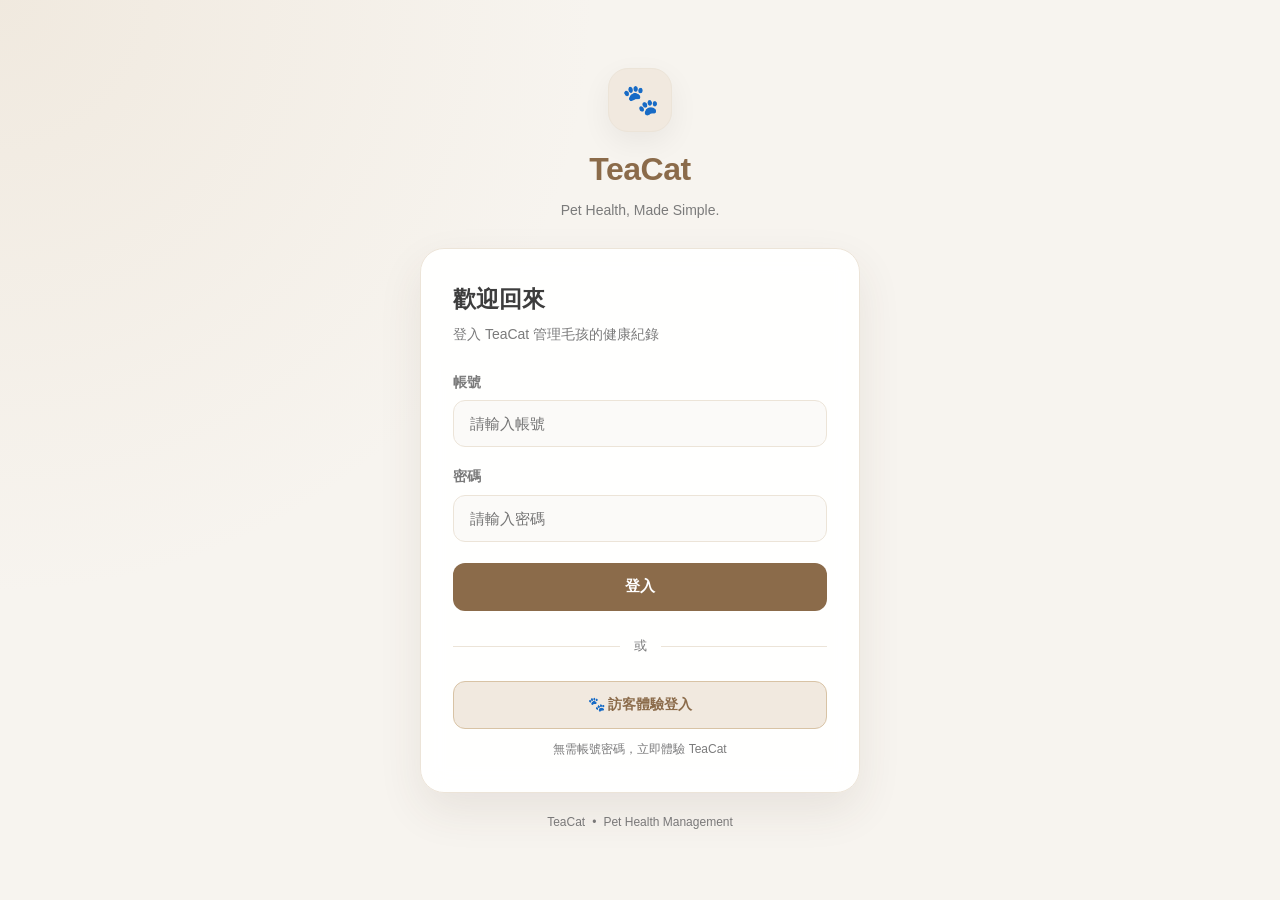
<file: src/main/resources/static/login.html>
<!DOCTYPE html>
<html lang="zh-TW">

<head>
    <meta charset="UTF-8">
    <meta name="viewport" content="width=device-width, initial-scale=1.0">

    <title>TeaCat｜登入</title>

    <link rel="stylesheet" href="style.css">
</head>

<body class="login-page">

    <main class="login-container">

        <!-- =========================
             TeaCat Brand
        ========================== -->
        <section class="login-brand">

            <div class="login-logo">
                🐾
            </div>

            <h1>TeaCat</h1>

            <p>
                Pet Health, Made Simple.
            </p>

        </section>


        <!-- =========================
             Login Card
        ========================== -->
        <section class="login-card">

            <div class="login-card-header">

                <h2>歡迎回來</h2>

                <p>
                    登入 TeaCat 管理毛孩的健康紀錄
                </p>

            </div>


            <div class="login-form">

                <label for="email">
                    帳號
                </label>

                <input
                    id="email"
                    type="text"
                    placeholder="請輸入帳號"
                    autocomplete="username"
                >


                <label for="password">
                    密碼
                </label>

                <input
                    id="password"
                    type="password"
                    placeholder="請輸入密碼"
                    autocomplete="current-password"
                >


                <button
                    id="loginButton"
                    type="button"
                    class="login-primary-button"
                >
                    登入
                </button>

            </div>


            <!-- =========================
                 Divider
            ========================== -->
            <div class="login-divider">

                <span>或</span>

            </div>


            <!-- =========================
                 Guest Login
            ========================== -->
            <div class="guest-login">

                <button
                    id="guestLoginButton"
                    type="button"
                    class="guest-login-button"
                >
                    🐾 訪客體驗登入
                </button>

                <p class="guest-hint">
                    無需帳號密碼，立即體驗 TeaCat
                </p>

            </div>

        </section>


        <!-- =========================
             Footer
        ========================== -->
        <footer class="login-footer">

            <span>TeaCat</span>
            <span>•</span>
            <span>Pet Health Management</span>

        </footer>

    </main>


    <script src="script.js"></script>

</body>

</html>
</file>
<file: src/main/resources/static/style.css>
/* ===========================
   TeaCat v0.7
   Pet Health Dashboard
   MUJI × Apple Style
=========================== */

:root{
    --bg:#f7f4ef;
    --card:#ffffff;

    --primary:#8b6b4a;
    --primary-dark:#6d5238;
    --primary-soft:#f1e9df;

    --secondary:#d8c3a5;

    --border:#ece4d8;

    --text:#3d3d3d;
    --sub:#7b7b7b;

    --danger:#d46a6a;

    --shadow:0 10px 30px rgba(0,0,0,.06);
    --shadow-hover:0 14px 35px rgba(0,0,0,.09);

    --radius:20px;
}


/* ===========================
   Base
=========================== */

*{
    margin:0;
    padding:0;
    box-sizing:border-box;
}

body{
    font-family:"Segoe UI","Noto Sans TC",sans-serif;
    background:var(--bg);
    color:var(--text);
    line-height:1.6;
}

.container{
    width:min(1100px,92%);
    margin:0 auto;
    padding-bottom:60px;
}


/* ===========================
   Dashboard Header
=========================== */

.dashboard-header{
    margin-top:30px;

    background:rgba(255,255,255,.92);

    border:1px solid var(--border);
    border-radius:22px;

    padding:22px 26px;

    display:flex;
    justify-content:space-between;
    align-items:center;

    box-shadow:var(--shadow);

    position:sticky;
    top:15px;
    z-index:100;

    backdrop-filter:blur(12px);
}

.dashboard-header h1{
    color:var(--primary);
    font-size:27px;
    margin:0;
}

.dashboard-header p{
    color:var(--sub);
    font-size:14px;
    margin-top:2px;
}

.logout-button{
    background:transparent;
    color:var(--primary);
    border:1px solid var(--secondary);
}

.logout-button:hover{
    color:white;
}


/* ===========================
   Welcome
=========================== */

.welcome-section{
    padding:55px 5px 30px;
}

.welcome-section h2{
    font-size:30px;
    color:var(--text);
    margin-bottom:6px;
}

.welcome-section p{
    color:var(--sub);
}


/* ===========================
   Card
=========================== */

.card{
    background:var(--card);

    border:1px solid var(--border);
    border-radius:var(--radius);

    box-shadow:var(--shadow);

    padding:28px;
    margin-bottom:26px;

    transition:
        transform .25s ease,
        box-shadow .25s ease;
}

.card:hover{
    transform:translateY(-2px);
    box-shadow:var(--shadow-hover);
}


/* ===========================
   Section Header / Title
=========================== */

.section-header{
    display:flex;
    align-items:center;
    justify-content:space-between;
    gap:20px;
    margin-bottom:20px;
}

.section-header h2{
    margin:2px 0 0;
}

.section-label{
    font-size:11px;
    letter-spacing:1.6px;
    font-weight:700;
    color:var(--primary);
}

.section-title{
    margin-bottom:22px;
}

.section-title h2{
    font-size:20px;
    margin-bottom:3px;
}

.section-title p{
    color:var(--sub);
    font-size:14px;
}


/* ===========================
   Buttons
=========================== */

button{
    background:var(--primary);
    color:white;

    border:none;
    border-radius:12px;

    padding:12px 20px;

    font-size:14px;
    font-weight:500;

    cursor:pointer;

    transition:
        background .2s ease,
        transform .2s ease;
}

button:hover{
    background:var(--primary-dark);
    transform:translateY(-1px);
}

button:active{
    transform:scale(.98);
}

button:disabled{
    background:#d8d3cc;
    color:#888;
    cursor:not-allowed;
    transform:none;
}


/* ===========================
   Inputs
=========================== */

input,
select,
textarea{
    width:100%;

    padding:14px 16px;

    border:1px solid var(--border);
    border-radius:12px;

    background:white;
    color:var(--text);

    font-size:15px;

    margin-bottom:15px;

    transition:.2s;
}

input:focus,
select:focus,
textarea:focus{
    outline:none;

    border-color:var(--secondary);

    box-shadow:
        0 0 0 4px rgba(216,195,165,.25);
}

label{
    display:block;
    color:var(--sub);
    font-size:14px;
    margin-bottom:7px;
}

/* ===========================
   Pet Profile
=========================== */

.pet-profile-card{
    border-left:4px solid var(--secondary);
}

.pet-item{
    display:flex;
    align-items:center;
    gap:22px;

    background:#fbfaf8;
    border:1px solid var(--border);
    border-radius:18px;

    padding:22px;
    margin-top:15px;

    transition:
        transform .2s ease,
        box-shadow .2s ease;
}

.pet-item:hover{
    transform:translateY(-2px);
    box-shadow:0 8px 22px rgba(0,0,0,.06);
}


/* ===========================
   Pet Avatar
=========================== */

.pet-avatar{
    flex-shrink:0;
}

.pet-photo{
    width:90px;
    height:90px;

    object-fit:cover;
    border-radius:50%;

    border:4px solid white;

    box-shadow:
        0 4px 14px rgba(0,0,0,.10);
}

.pet-photo-placeholder{
    width:90px;
    height:90px;

    display:flex;
    align-items:center;
    justify-content:center;

    background:var(--primary-soft);

    border-radius:50%;
    border:4px solid white;

    font-size:38px;

    box-shadow:
        0 4px 14px rgba(0,0,0,.08);
}


/* ===========================
   Pet Information
=========================== */

.pet-info{
    flex:1;
    min-width:0;
}

.pet-name-row{
    display:flex;
    align-items:center;
    gap:10px;

    margin-bottom:12px;
}

.pet-name-row h3{
    font-size:22px;
    color:var(--text);
    margin:0;
}

.pet-status{
    display:inline-flex;
    align-items:center;

    background:var(--primary-soft);
    color:var(--primary);

    border-radius:999px;

    padding:4px 10px;

    font-size:12px;
    font-weight:600;
}

.pet-details{
    display:flex;
    align-items:center;
    flex-wrap:wrap;

    gap:10px 20px;

    color:var(--sub);
    font-size:14px;
}

.pet-details span{
    display:inline-flex;
    align-items:center;
    gap:4px;
}


/* ===========================
   Pet Actions
=========================== */

.pet-actions{
    display:flex;
    align-items:center;
    gap:9px;

    flex-shrink:0;
}

.pet-actions button{
    padding:10px 16px;
}



/* ===========================
   Empty State
=========================== */

.empty-state{
    background:#fbfaf8;

    border:1px dashed var(--secondary);
    border-radius:16px;

    padding:35px 20px;

    text-align:center;
}

.empty-state p{
    font-weight:600;
    margin-bottom:4px;
}

.empty-state span{
    color:var(--sub);
    font-size:14px;
}


/* ===========================
   TeaCat AI
=========================== */

.ai-card{
    background:
        linear-gradient(
            135deg,
            #ffffff,
            #f4ede4
        );
}

.ai-content{
    display:flex;
    justify-content:space-between;
    align-items:center;

    gap:35px;
}

.ai-content h2{
    margin:5px 0 8px;
}

.ai-content p{
    color:var(--sub);
    max-width:650px;
}

.ai-card small{
    display:block;
    margin-top:15px;
    color:var(--sub);
}


/* ===========================
   Add Pet
=========================== */

.add-pet-card{
    margin-top:10px;
}

.pet-form{
    max-width:650px;
}


/* ===========================
   Secondary / Danger Buttons
=========================== */

.btn-secondary{
    background:#bda58b;
}

.btn-secondary:hover{
    background:#a48b72;
}

.btn-danger{
    background:var(--danger);
}

.btn-danger:hover{
    background:#b94e4e;
}


/* ===========================
   Login Page
=========================== */

.login-card{
    max-width:420px;
    margin:80px auto;
}


/* ===========================
   Utility
=========================== */

.empty{
    color:var(--sub);
    text-align:center;
    padding:30px;
}

.loading{
    text-align:center;
    color:var(--primary);
    padding:20px;
}


/* ===========================
   Toast
=========================== */

.toast{
    position:fixed;

    right:25px;
    bottom:25px;

    background:var(--primary);
    color:white;

    padding:14px 22px;

    border-radius:12px;

    box-shadow:var(--shadow);

    opacity:0;

    transition:.3s;
}

.toast.show{
    opacity:1;
}


/* ===========================
   Tablet
=========================== */

@media(max-width:768px){

    .container{
        width:94%;
    }

    .dashboard-header{
        margin-top:15px;
        top:8px;
    }

    .welcome-section{
        padding:35px 4px 22px;
    }

    .welcome-section h2{
        font-size:25px;
    }

    .health-grid{
        grid-template-columns:1fr;
    }

    .ai-content{
        flex-direction:column;
        align-items:flex-start;
    }

    
}


/* ===========================
   Mobile
=========================== */

@media(max-width:480px){

    .container{
        width:92%;
    }

    .dashboard-header{
        padding:16px 18px;
    }

    .dashboard-header h1{
        font-size:22px;
    }

    .dashboard-header p{
        display:none;
    }

    .welcome-section h2{
        font-size:23px;
    }

    .card{
        padding:21px;
        border-radius:17px;
    }

    .section-header{
        align-items:flex-start;
    }

    .health-grid{
        gap:12px;
    }

    .health-card{
        min-height:auto;
    }

    button{
        padding:11px 16px;
    }
}

/* ===========================
   Pet Card Responsive
=========================== */

@media(max-width:768px){

    .pet-item{
        align-items:flex-start;
    }

    .pet-photo,
    .pet-photo-placeholder{
        width:78px;
        height:78px;
    }

    .pet-photo-placeholder{
        font-size:32px;
    }

    .pet-details{
        flex-direction:column;
        align-items:flex-start;
        gap:6px;
    }
}

@media(max-width:600px){

    .pet-item{
        flex-direction:column;
        align-items:center;
        text-align:center;

        padding:22px 18px;
    }

    .pet-photo,
    .pet-photo-placeholder{
        width:100px;
        height:100px;
    }

    .pet-photo-placeholder{
        font-size:40px;
    }

    .pet-name-row{
        justify-content:center;
    }

    .pet-details{
        align-items:center;
    }

    .pet-actions{
        width:100%;
        margin-top:5px;
    }

    .pet-actions button{
        flex:1;
    }
}

/* ===========================
   TeaCat v0.7.1
   Responsive Navigation
=========================== */


/* ===========================
   Brand
=========================== */

.brand{
    text-decoration:none;
    color:inherit;
    flex-shrink:0;
}

.brand h1{
    color:var(--primary);
}

.brand p{
    color:var(--sub);
}


/* ===========================
   Desktop Navigation
=========================== */

.desktop-nav{
    display:flex;
    align-items:center;
    justify-content:center;
    gap:6px;

    margin:0 20px;
}

.desktop-nav a{
    text-decoration:none;

    color:var(--sub);

    padding:9px 12px;

    border-radius:10px;

    font-size:14px;
    font-weight:600;

    white-space:nowrap;

    transition:
        background .2s ease,
        color .2s ease,
        transform .2s ease;
}

.desktop-nav a:hover{
    background:var(--primary-soft);
    color:var(--primary);

    transform:translateY(-1px);
}

.desktop-nav a.active{
    background:var(--primary-soft);
    color:var(--primary);
}


/* ===========================
   Manage Pet Link
=========================== */

.pet-manage-link{
    display:inline-flex;

    align-items:center;
    justify-content:center;

    text-decoration:none;

    background:var(--primary);
    color:white;

    border-radius:12px;

    padding:10px 16px;

    font-size:14px;
    font-weight:500;

    white-space:nowrap;

    transition:
        background .2s ease,
        transform .2s ease;
}

.pet-manage-link:hover{
    background:var(--primary-dark);

    transform:translateY(-1px);
}


/* ===========================
   Mobile Bottom Navigation
=========================== */

.mobile-bottom-nav{
    display:none;
}


/* ===========================
   Tablet / Mobile Navigation
=========================== */

@media(max-width:768px){

    /* Desktop nav disappears */
    .desktop-nav{
        display:none;
    }


    /* Bottom Navigation */
    .mobile-bottom-nav{

        position:fixed;

        left:50%;
        bottom:10px;

        transform:translateX(-50%);

        z-index:200;

        width:min(94%,520px);

        display:grid;

        grid-template-columns:
            repeat(4,1fr);

        gap:4px;

        background:
            rgba(255,255,255,.96);

        border:
            1px solid var(--border);

        border-radius:18px;

        box-shadow:
            0 10px 30px
            rgba(0,0,0,.12);

        backdrop-filter:
            blur(12px);

        -webkit-backdrop-filter:
            blur(12px);

        padding:7px;
    }


    .mobile-bottom-nav a{

        min-height:52px;

        display:flex;

        flex-direction:column;

        align-items:center;
        justify-content:center;

        gap:3px;

        text-decoration:none;

        color:var(--sub);

        border-radius:12px;

        transition:
            background .2s ease,
            color .2s ease;
    }


    .mobile-bottom-nav a span{

        font-size:20px;

        line-height:1;
    }


    .mobile-bottom-nav a small{

        font-size:11px;

        line-height:1.2;
    }


    .mobile-bottom-nav a:hover{

        background:var(--primary-soft);

        color:var(--primary);
    }


    .mobile-bottom-nav a.active{

        background:var(--primary-soft);

        color:var(--primary);

        font-weight:700;
    }


    /* Prevent bottom navigation
       from covering page content */
    body{
        padding-bottom:85px;
    }


    /* Header only keeps
       TeaCat + Logout */
    .dashboard-header{
        gap:12px;
    }


    /* Manage button */
    .pet-manage-link{
        width:100%;
    }

}


/* ===========================
   Small Mobile
=========================== */

@media(max-width:480px){

    .mobile-bottom-nav{

        width:94%;

        bottom:8px;

        padding:6px;

        border-radius:16px;
    }


    .mobile-bottom-nav a{

        min-height:50px;

        border-radius:11px;
    }


    .mobile-bottom-nav a span{

        font-size:19px;
    }


    .mobile-bottom-nav a small{

        font-size:10px;
    }


    .pet-manage-link{

        width:100%;

        padding:11px 16px;
    }

}

/* ===========================
   TeaCat Login v0.8
=========================== */

.login-page {
    min-height: 100vh;
    margin: 0;
    padding: 0;
    display: flex;
    align-items: center;
    justify-content: center;
    background:
        radial-gradient(
            circle at top left,
            rgba(216, 195, 165, .22),
            transparent 38%
        ),
        var(--bg);
}

.login-container {
    width: min(440px, 92%);
    margin: 40px auto;
}


/* ===========================
   Login Brand
=========================== */

.login-brand {
    text-align: center;
    margin-bottom: 26px;
}

.login-logo {
    width: 64px;
    height: 64px;
    margin: 0 auto 12px;

    display: flex;
    align-items: center;
    justify-content: center;

    background: var(--primary-soft);

    border: 1px solid var(--border);
    border-radius: 20px;

    font-size: 30px;

    box-shadow: var(--shadow);
}

.login-brand h1 {
    margin: 0;

    color: var(--primary);

    font-size: 32px;
    font-weight: 700;

    letter-spacing: -.5px;
}

.login-brand p {
    margin-top: 4px;

    color: var(--sub);
    font-size: 14px;
}


/* ===========================
   Login Card
=========================== */

.login-page .login-card {
    width: 100%;
    max-width: none;

    margin: 0;
    padding: 32px;

    background: rgba(255, 255, 255, .94);

    border: 1px solid var(--border);
    border-radius: 24px;

    box-shadow:
        0 18px 45px rgba(80, 60, 40, .09);

    backdrop-filter: blur(12px);
    -webkit-backdrop-filter: blur(12px);
}

.login-card-header {
    margin-bottom: 26px;
}

.login-card-header h2 {
    margin: 0 0 5px;

    font-size: 23px;
    color: var(--text);
}

.login-card-header p {
    color: var(--sub);
    font-size: 14px;
}


/* ===========================
   Login Form
=========================== */

.login-form label {
    font-weight: 600;
}

.login-form input {
    margin-bottom: 18px;

    background: #fbfaf8;
}

.login-form input:focus {
    background: white;
}

.login-primary-button {
    width: 100%;

    margin-top: 3px;

    min-height: 48px;

    font-size: 15px;
    font-weight: 600;
}


/* ===========================
   Divider
=========================== */

.login-divider {
    display: flex;
    align-items: center;

    margin: 25px 0;

    color: var(--sub);
    font-size: 13px;
}

.login-divider::before,
.login-divider::after {
    content: "";

    flex: 1;

    height: 1px;

    background: var(--border);
}

.login-divider span {
    padding: 0 14px;
}


/* ===========================
   Guest Login
=========================== */

.guest-login {
    text-align: center;
}

.guest-login-button {
    width: 100%;

    min-height: 48px;

    background: var(--primary-soft);
    color: var(--primary);

    border: 1px solid var(--secondary);

    font-weight: 600;
}

.guest-login-button:hover {
    background: var(--secondary);
    color: var(--primary-dark);
}

.guest-hint {
    margin-top: 11px;

    color: var(--sub);

    font-size: 12px;
}


/* ===========================
   Login Footer
=========================== */

.login-footer {
    display: flex;
    align-items: center;
    justify-content: center;

    gap: 7px;

    margin-top: 20px;

    color: var(--sub);

    font-size: 12px;
}


/* ===========================
   Login Tablet / Mobile
=========================== */

@media (max-width: 600px) {

    .login-page {
        align-items: flex-start;

        padding:
            max(28px, env(safe-area-inset-top))
            0
            max(28px, env(safe-area-inset-bottom));
    }

    .login-container {
        width: 90%;
        margin: auto;
    }

    .login-brand {
        margin-bottom: 20px;
    }

    .login-logo {
        width: 56px;
        height: 56px;

        border-radius: 17px;

        font-size: 26px;
    }

    .login-brand h1 {
        font-size: 28px;
    }

    .login-page .login-card {
        padding: 25px 22px;

        border-radius: 20px;
    }

    .login-card-header {
        margin-bottom: 22px;
    }

    .login-card-header h2 {
        font-size: 21px;
    }
}


/* ===========================
   Short Landscape Screens
=========================== */

@media (max-height: 520px) and (orientation: landscape) {

    .login-page {
        display: block;

        padding: 18px 0;
    }

    .login-container {
        width: min(760px, 92%);
        margin: 0 auto;
    }

    .login-brand {
        margin-bottom: 14px;
    }

    .login-logo {
        width: 44px;
        height: 44px;

        margin-bottom: 5px;

        border-radius: 14px;

        font-size: 21px;
    }

    .login-brand h1 {
        font-size: 24px;
    }

    .login-brand p {
        font-size: 12px;
    }

    .login-page .login-card {
        padding: 20px 24px;
    }

    .login-card-header {
        margin-bottom: 14px;
    }

    .login-card-header h2 {
        font-size: 19px;
    }

    .login-form input {
        padding: 10px 13px;
        margin-bottom: 10px;
    }

    .login-primary-button,
    .guest-login-button {
        min-height: 40px;
        padding: 9px 15px;
    }

    .login-divider {
        margin: 13px 0;
    }

    .guest-hint {
        margin-top: 6px;
    }

    .login-footer {
        margin-top: 10px;
    }
}

/* ===========================
   Login Identity
=========================== */

.header-user-area {
    display: flex;
    align-items: center;
    gap: 10px;
    flex-shrink: 0;
}

.login-identity {
    display: inline-flex;
    align-items: center;
    gap: 6px;

    padding: 8px 12px;

    background: var(--primary-soft);
    color: var(--primary);

    border: 1px solid var(--border);
    border-radius: 999px;

    font-size: 13px;
    font-weight: 600;

    white-space: nowrap;
}


/* Mobile */

@media (max-width: 600px) {

    .header-user-area {
        gap: 6px;
    }

    .login-identity {
        padding: 7px 9px;
        font-size: 12px;
    }

    .logout-button {
        padding: 8px 11px;
        font-size: 12px;
    }
}


/* Very small screens */

@media (max-width: 380px) {

    .login-identity {
        padding: 7px;
    }

    #loginIdentityText {
        display: none;
    }
}
/* TeaCat v1 health records */
.form-grid{display:grid;grid-template-columns:1fr 1fr;gap:16px}.form-grid label{display:flex;flex-direction:column;gap:7px;font-weight:600}.form-grid .full-width{grid-column:1/-1}.form-grid select,.form-grid textarea,.report-text{width:100%;padding:12px 14px;border:1px solid var(--border);border-radius:12px;background:#fbfaf8;color:var(--text);font:inherit}.record-item{display:grid;grid-template-columns:100px 1fr auto;gap:18px;align-items:start;padding:18px 0;border-bottom:1px solid var(--border)}.record-item:last-child{border-bottom:0}.record-date{color:var(--sub);font-size:13px}.record-main h3{margin:6px 0}.record-main p,.record-main small{display:block;color:var(--sub);margin-top:5px}.record-type{font-size:12px;color:var(--primary);font-weight:700}.record-actions{display:flex;gap:8px}.mini-record{display:flex;justify-content:space-between;gap:12px;padding:12px 0;border-bottom:1px solid var(--border)}.mini-record:last-child{border-bottom:0}.mini-record span{color:var(--sub);font-size:13px}.ai-result{margin-top:18px;padding:18px;border:1px solid var(--border);border-radius:14px;background:var(--primary-soft)}.ai-result ul{margin:12px 0 12px 20px}.ai-result small{color:var(--sub)}
@media(max-width:600px){.form-grid{grid-template-columns:1fr}.form-grid .full-width{grid-column:auto}.record-item{grid-template-columns:1fr}.record-actions{justify-content:flex-start}.mini-record{flex-direction:column;gap:4px}}
</file>
